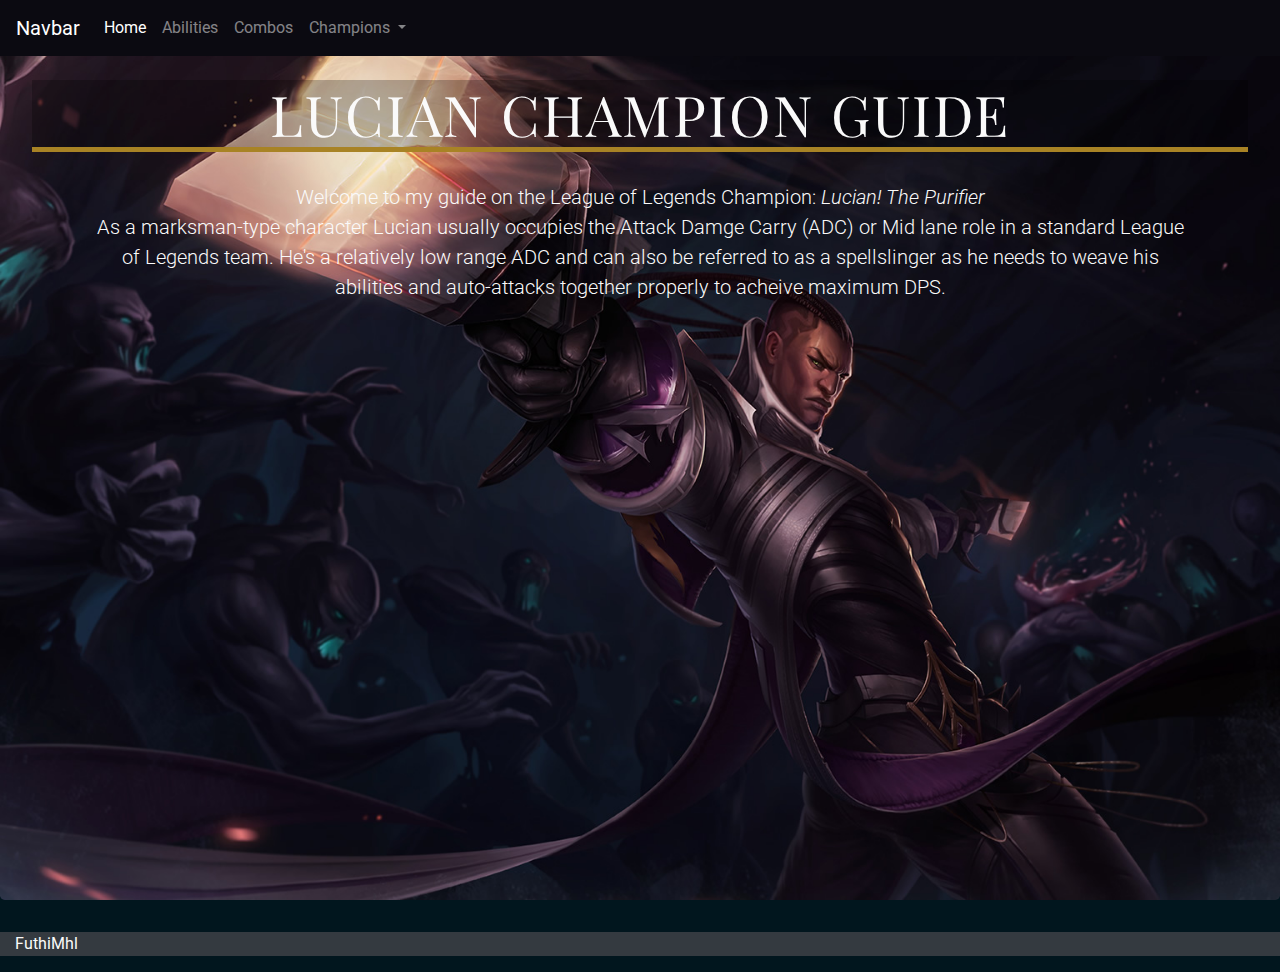
<file: index.html>
<!DOCTYPE html>
<html lang="en">
<head>
    <meta charset="UTF-8">
    <meta name="viewport" content="width=device-width, initial-scale=1.0">
    <title>Lucian Champion Guide</title>

    <link rel="stylesheet" href="https://maxcdn.bootstrapcdn.com/bootstrap/4.0.0/css/bootstrap.min.css" integrity="sha384-Gn5384xqQ1aoWXA+058RXPxPg6fy4IWvTNh0E263XmFcJlSAwiGgFAW/dAiS6JXm" crossorigin="anonymous">
    <link rel="stylesheet" href="https://use.fontawesome.com/releases/v5.15.1/css/all.css" integrity="sha384-vp86vTRFVJgpjF9jiIGPEEqYqlDwgyBgEF109VFjmqGmIY/Y4HV4d3Gp2irVfcrp" crossorigin="anonymous">
    <link rel="stylesheet" href="assets/css/styles.css" type="text/css"> 
</head>
<body>
<!-- Navbar-->
<nav class="navbar navbar-expand-lg navbar-dark nav-color">
  <a class="navbar-brand" href="#">Navbar</a>
  <button class="navbar-toggler" type="button" data-toggle="collapse" data-target="#navbarSupportedContent" aria-controls="navbarSupportedContent" aria-expanded="false" aria-label="Toggle navigation">
    <span class="navbar-toggler-icon"></span>
  </button>

  <div class="collapse navbar-collapse" id="navbarSupportedContent">
    <ul class="navbar-nav mr-auto">
      <li class="nav-item active">
        <a class="nav-link" href="index.html">Home <span class="sr-only">(current)</span></a>
      </li>
      <li class="nav-item">
        <a class="nav-link" href="abilities.html">Abilities</a>
      </li>
      <li class="nav-item">
        <a class="nav-link" href="combos.html">Combos</a>
      </li>
      <li class="nav-item dropdown">
        <a class="nav-link dropdown-toggle" href="#" id="navbarDropdown" role="button" data-toggle="dropdown" aria-haspopup="true" aria-expanded="false">
          Champions
        </a>
        <div class="dropdown-menu" aria-labelledby="navbarDropdown">
          <a class="dropdown-item" href="re.html">Samira</a>
          <a class="dropdown-item" href="re.html">Xayah</a>
        </div>
      </li>
    </ul>
  </div>
</nav>
<!-- Hero Image and heading-->
<div class="jumbotron intro-container">
    <h1 class="display-4">
        Lucian Champion Guide
    </h1>
    <p class="lead">
        Welcome to my guide on the League of Legends Champion: <span><i>Lucian! The Purifier</i></span>
        <br> 
        As a marksman-type character Lucian usually occupies the Attack Damge Carry (ADC) or Mid lane role in a standard League of Legends team.
        He's a relatively low range ADC and can also be referred to as a spellslinger as he needs to weave his abilities and auto-attacks together properly 
        to acheive maximum DPS.  
    </p>
</div>
<footer>
    <div class="container-fluid footer-container bg-dark">
        <div class="footer-left">
            <p>FuthiMhl<i class="far fa-copyright"></i></p>
        </div>  
        <div class="footer-right">
            <a href=""><i class="fab fa-github"></i></a>
            <a href=""><i class="fab fa-youtube"></i></a>
        </div>
    </div>
<script src="https://code.jquery.com/jquery-3.5.1.slim.min.js" integrity="sha384-DfXdz2htPH0lsSSs5nCTpuj/zy4C+OGpamoFVy38MVBnE+IbbVYUew+OrCXaRkfj" crossorigin="anonymous"></script>
<script src="https://cdn.jsdelivr.net/npm/bootstrap@4.5.3/dist/js/bootstrap.bundle.min.js" integrity="sha384-ho+j7jyWK8fNQe+A12Hb8AhRq26LrZ/JpcUGGOn+Y7RsweNrtN/tE3MoK7ZeZDyx" crossorigin="anonymous"></script>
</footer>
</body>
</html>
</file>
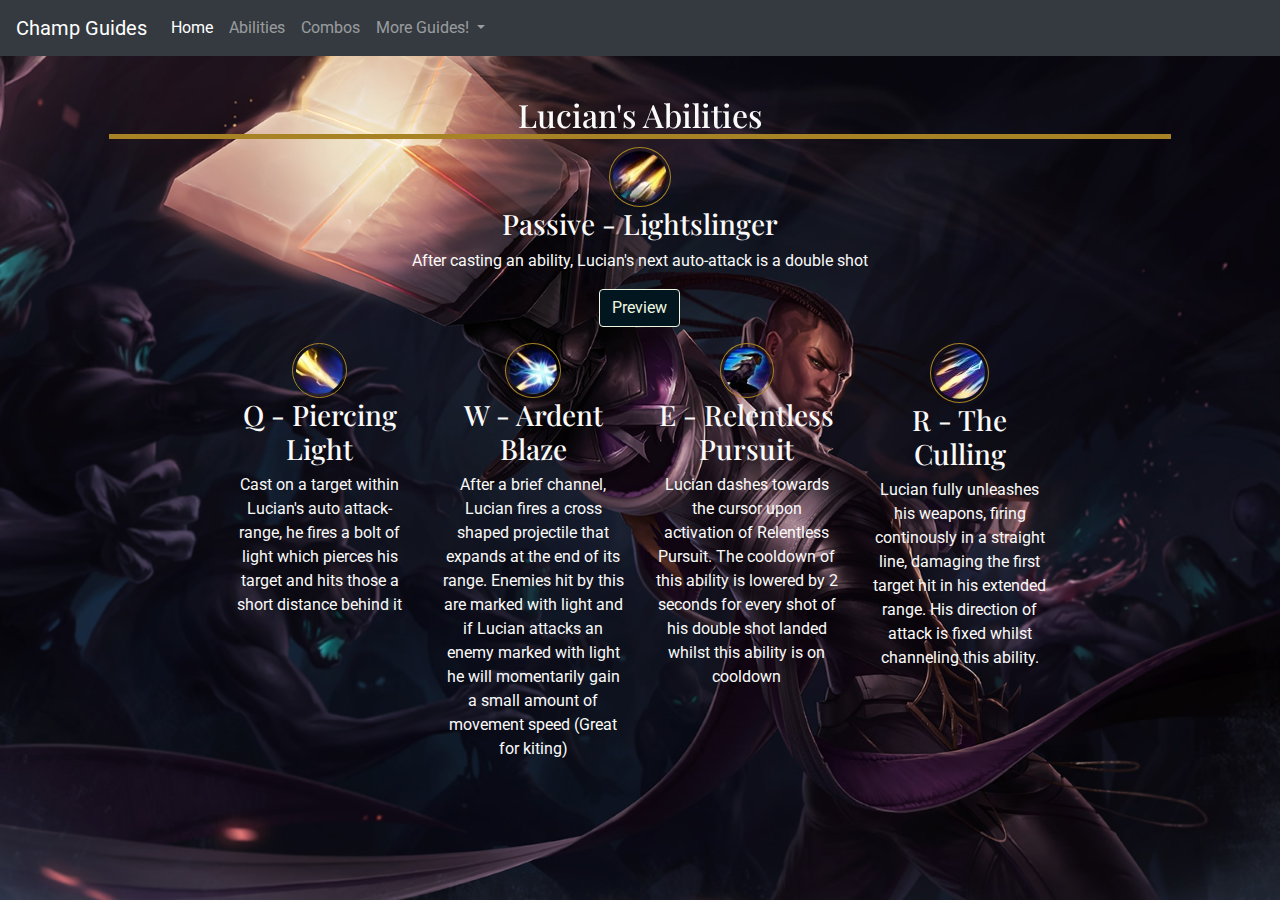
<file: abilities.html>
<!DOCTYPE html>
<html lang="en">
<head>
    <meta charset="UTF-8">
    <meta name="viewport" content="width=device-width, initial-scale=1.0">
    <title>Lucian Champion Guide</title>

    <link rel="stylesheet" href="https://maxcdn.bootstrapcdn.com/bootstrap/4.0.0/css/bootstrap.min.css" integrity="sha384-Gn5384xqQ1aoWXA+058RXPxPg6fy4IWvTNh0E263XmFcJlSAwiGgFAW/dAiS6JXm" crossorigin="anonymous">
    <link rel="stylesheet" href="assets/css/styles.css" type="text/css">
</head>
<body>
<div class="abilities-container">
<!-- Navbar-->
    <nav class="navbar navbar-expand-lg navbar-dark bg-dark">
    <a class="navbar-brand" href="index.html">Champ Guides</a>
    <button class="navbar-toggler" type="button" data-toggle="collapse" data-target="#navbarNavDropdown1" aria-controls="navbarNavDropdown" aria-expanded="false" aria-label="Toggle navigation">
        <span class="navbar-toggler-icon"></span>
    </button>
    <div class="collapse navbar-collapse" id="navbarNavDropdown1">
        <ul class="navbar-nav">
        <li class="nav-item active">
            <a class="nav-link" href="index.html">Home <span class="sr-only">(current)</span></a>
        </li>
        <li class="nav-item">
            <a class="nav-link" href="abilities.html">Abilities</a>
        </li>
        <li class="nav-item">
            <a class="nav-link" href="combos.html">Combos</a>
        </li>
        <li class="nav-item dropdown">
            <a class="nav-link dropdown-toggle" href="#" id="navbarDropdownMenuLink1" data-toggle="dropdown" aria-haspopup="true" aria-expanded="false">
            More Guides!
            </a>
            <div class="dropdown-menu" aria-labelledby="navbarDropdownMenuLink1">
            <a class="dropdown-item" href="#">Samira</a>
            <a class="dropdown-item" href="#">Vayne</a>
            <a class="dropdown-item" href="#">Xayah</a>
            </div>
        </li>
        </ul>
    </div>
    </nav>
<!-- Heading and text-->
    <div class="row">
        <div class="offset-1 col-10">
            <h2 class="abilities-main-heading">Lucian's Abilities</h2>
        </div>
    </div>
<!-- Page Content-->
    <div class="container-fluid">
    <div class="row justify-content-center">
        <div class="col-5 ability-standout">
             <img src="assets/images/passive-lucian.JPG" alt="Passive ability of Lucian" class="rounded-circle" height="60">
                <h3>Passive - Lightslinger</h3>
                <p>After casting an ability, Lucian's next auto-attack is a double shot</p>
                    <p>
                        <button class="btn btn-primary" type="button" data-toggle="collapse" data-target="#collapseExample" aria-expanded="false" aria-controls="collapseExample">
                            Preview
                        </button>
                    </p>
            <div class="collapse" id="collapseExample">
                <div class="card card-body">
                     <iframe width="600" height="400" src="https://www.youtube.com/embed/0EeYYur5Oao" frameborder="0" allow="accelerometer; autoplay; clipboard-write; encrypted-media; gyroscope; picture-in-picture" allowfullscreen></iframe>
                </div>
</div>
        </div>
    </div>
    <div class="row">
        <div class="offset-sm-1 col-sm-10 offset-md-2 col-md-2 ability-standard">
            <img src="assets/images/q-lucian.JPG" alt="Lucian's 1st basic ability" class="rounded-circle" height="55">
                        <h3>Q - Piercing Light</h3>
                        <p>Cast on a target within Lucian's auto attack-range, he fires a bolt of light which pierces his target and hits those a short distance behind it</p>
        </div>
        <div class="offset-sm-1 col-sm-10 offset-md-0 col-md-2 ability-standard">
            <img src="assets/images/w-lucian.JPG" alt="Lucian's 1st basic ability" class="rounded-circle" height="55">
                    <h3>W - Ardent Blaze</h3>
                    <p>After a brief channel, Lucian fires a cross shaped projectile that expands at the end of its range. Enemies hit by this are marked with light and if Lucian attacks
                    an enemy marked with light he will momentarily gain a small amount of movement speed (Great for kiting)</p>
        </div>
        <div class="offset-sm-1 col-sm-10 offset-md-0 col-md-2 ability-standard">
            <img src="assets/images/e-lucian.JPG" alt="Lucian's 1st basic ability" class="rounded-circle" height="55">
                    <h3>E - Relentless Pursuit</h3>
                    <p>Lucian dashes towards the cursor upon activation of Relentless Pursuit. The cooldown of this ability is lowered by 2 seconds for 
                    every shot of his double shot landed whilst this ability is on cooldown</p>
        </div>
        <div class="offset-sm-1 col-sm-10 offset-md-0 col-md-2 ability-standard">
            <img src="assets/images/r-lucian.JPG" alt="Lucian's 1st basic ability" class="rounded-circle" height="60">
                    <h3>R - The Culling</h3>
                    <p>Lucian fully unleashes his weapons, firing continously in a straight line, damaging the first target hit in his extended range. His direction of attack is fixed whilst 
                    channeling this ability.</p>
        </div>
    </div>
    </div>
</div>
<script src="https://code.jquery.com/jquery-3.5.1.slim.min.js" integrity="sha384-DfXdz2htPH0lsSSs5nCTpuj/zy4C+OGpamoFVy38MVBnE+IbbVYUew+OrCXaRkfj" crossorigin="anonymous"></script>
<script src="https://cdn.jsdelivr.net/npm/bootstrap@4.5.3/dist/js/bootstrap.bundle.min.js" integrity="sha384-ho+j7jyWK8fNQe+A12Hb8AhRq26LrZ/JpcUGGOn+Y7RsweNrtN/tE3MoK7ZeZDyx" crossorigin="anonymous"></script>
</body>
</html>
</file>
<file: assets/css/styles.css>
@import url('https://fonts.googleapis.com/css2?family=Playfair+display:wght@400;500;600;700&family=Roboto&display=swap');
body{
    color: #fafafa;
    background: #01161e;
    font-size: 16px;

}
/*      Navbar      */
.navbar{
    position: fixed;
    top: 0;
    left: 0;
    width: 100%;
}

.navar-nav a{
    font-family: "Roboto", sans-serif;
    text-decoration: none;
}

.nav-color{
    background-color: #0B0A11;
}

.active{
    color: rgb(200, 25, 235);
}



/*      Headings    */
h1,
h2,
h3,
h4 {
    font-family: "Playfair Display", serif;
    font-weight: 500;

    text-align: center;
}

p {
    font-family: "Roboto" , serif;
    font-weight: 400;
}

.jumbotron{
    padding-top: 5em;
    font-family: "Playfair Display", serif;
    color: #fafafa;
}

.display-4{
    text-transform: uppercase;
    letter-spacing: 2px;
    border-bottom:5px solid rgb(168, 131, 37);
    background: rgb(0,0,0,0.25);
}

.lead{
    text-align: center;
    margin: 30px 60px;
}

.abilities-main-heading{
    display: block;
    margin-top: 3em;
    border-bottom: 5px solid rgb(168, 131, 37);
}


/*      Page Containers     */
.intro-container{
    height: 100vh;

    background: url("../images/bgimgs/full-width-lucian.jpg") no-repeat bottom right fixed; 
    -webkit-background-size: cover;
    -moz-background-size: cover;
    -o-background-size: cover;
    background-size: cover;
    z-index: 0;
}

.abilities-container{
    margin-top: 0;
    height: 100vh;

    background: url("../images/bgimgs/full-width-lucian.jpg") no-repeat bottom right scroll; 
    -webkit-background-size: cover;
    -moz-background-size: cover;
    -o-background-size: cover;
    background-size: cover;
    z-index: 0;
}

/*      Page styles     */
.ability-standard,
.ability-standout{
 text-align: center;
}

/*      Carousel        */

.swiper-container {
    display: flex;
    margin-top: 75px;
    width: 450px;
    height: 300px;
}
.slide-one{
    background:url("../images/400lucy.jpg")  no-repeat bottom right scroll;
    background-size: cover;
}

.swiper-slide a{
    font-family: "Playfair Display", serif;
    text-decoration: none;
    color: #fafafa;
    padding: 2px;
    border: 3px solid rgb(168, 131, 37);
}

/*      Images      */
.ability-standard img,
.ability-standout img{
    border: 1px solid rgb(168, 131, 37);
    padding: 3px;
}
.btn-primary{
    background-color:#01161E;
    border-color: #EFF6E0;
    color: #EFF6E0;
}
.btn-primary:hover{
    background-color:#EFF6E0;
    border-color: #01161E;
    color: #01161E;
}
</file>
